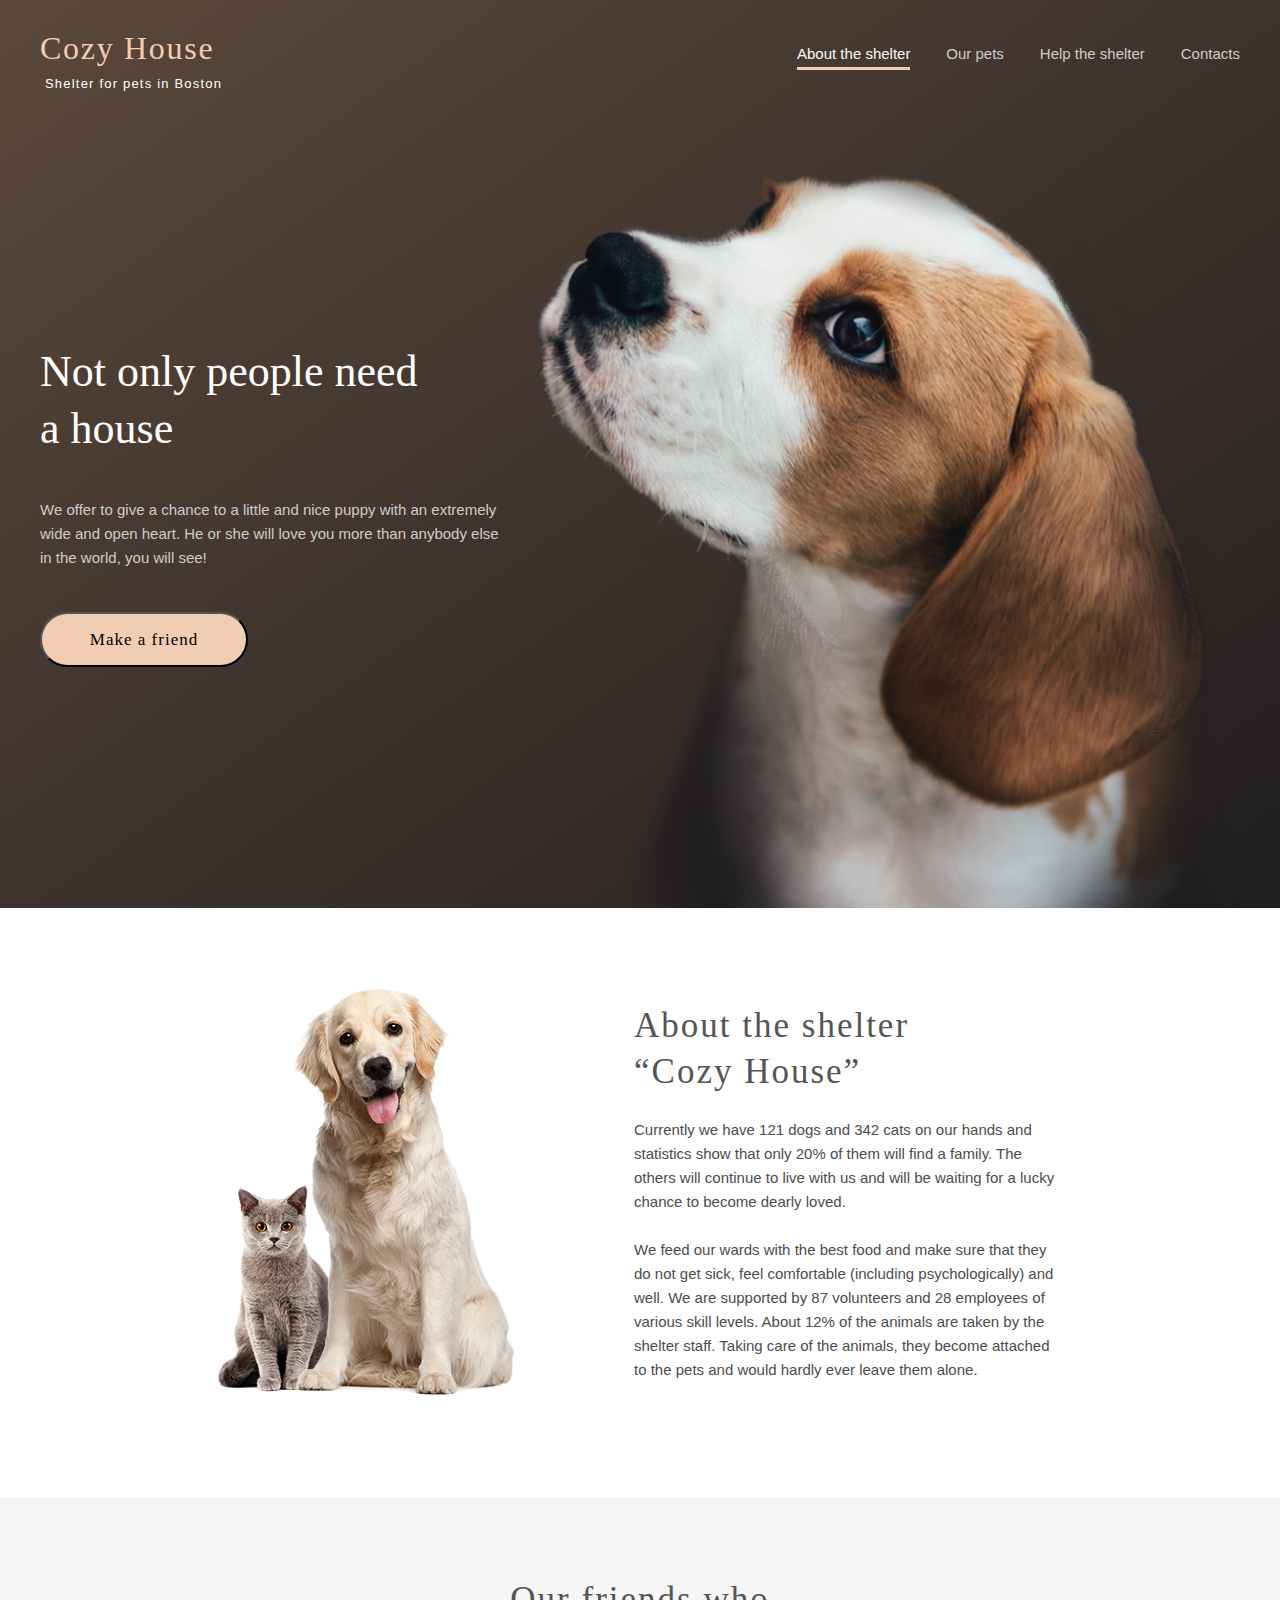
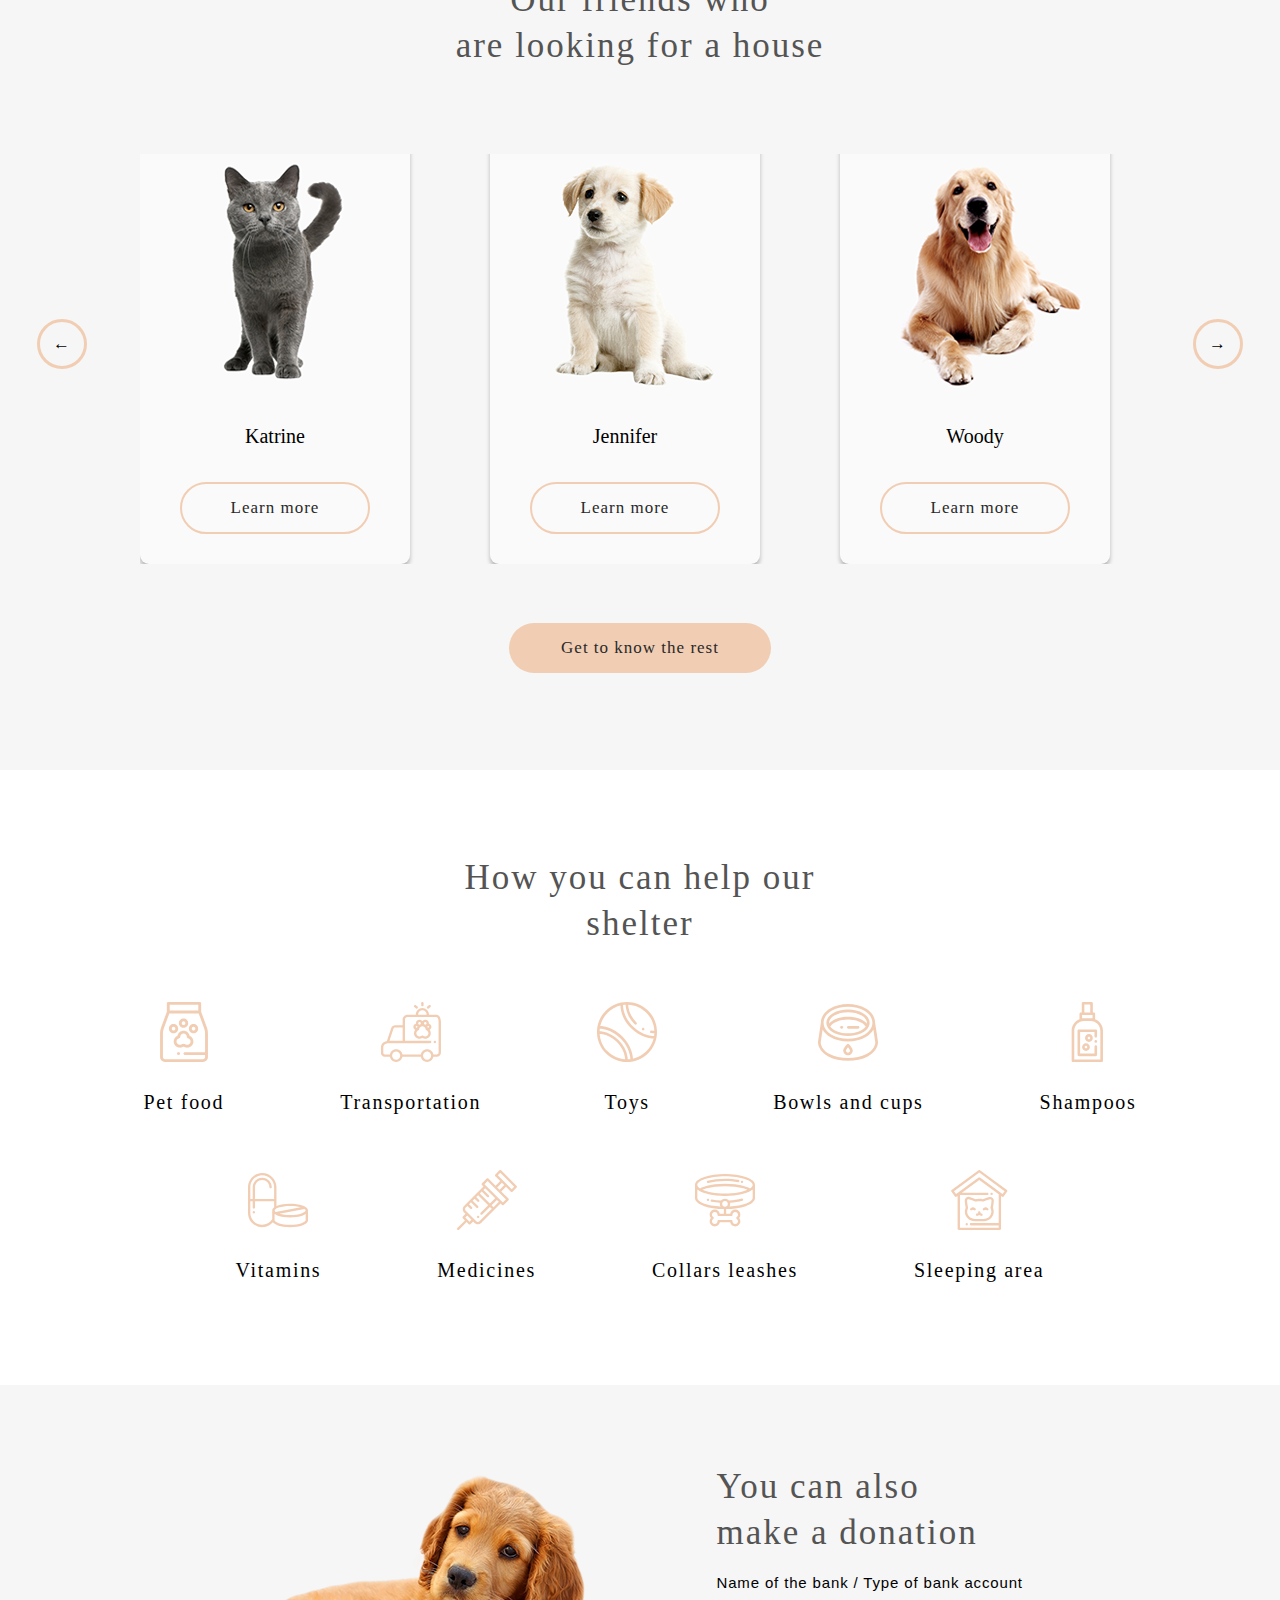
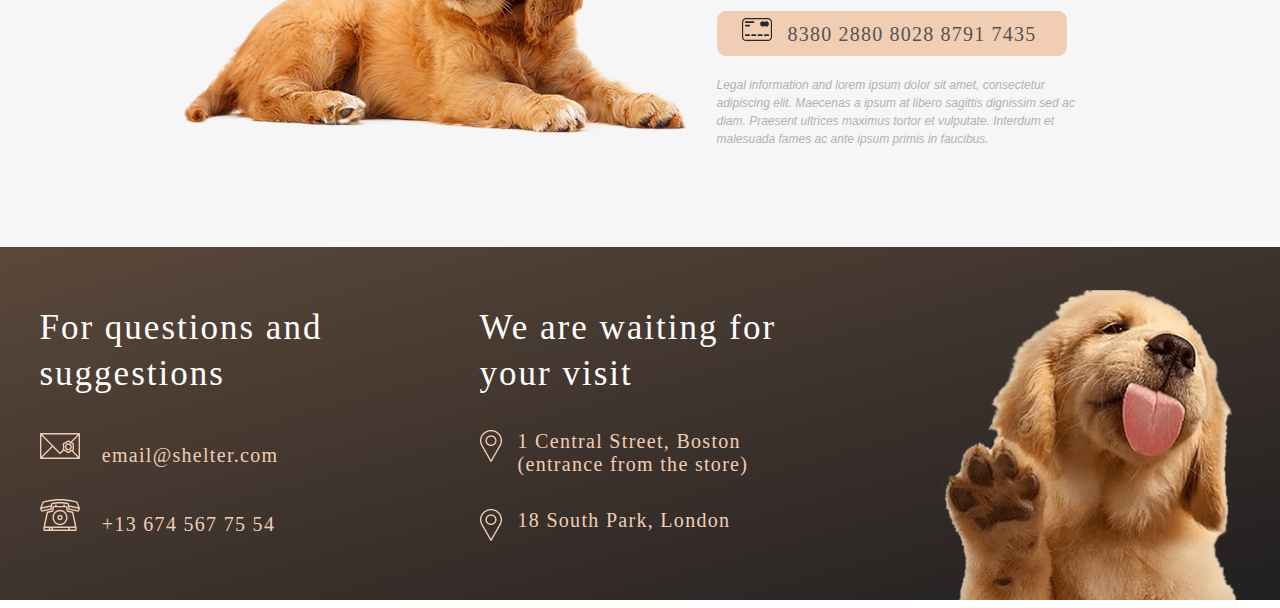
<file: shelter/pages/main/index.html>
<!DOCTYPE html>
<html lang="en">
<head>
    <meta charset="UTF-8">
    <meta http-equiv="X-UA-Compatible" content="IE=edge">
    <meta name="viewport" content="width=device-width, initial-scale=1.0">
    <link rel="icon" href="../../../shelter/assets/ico/1e795da749e8f05e8debaad245b4b41c.svg">
    <link href="style.css" rel="stylesheet" type="text/css">
    <title>Shelter</title>
</head>
<body>
    <div class="start-screen">
        <header class="header">
            <a href="#" class="logo">
                <h1>Cozy House</h1>
                <p class="header-logo">Shelter for pets in Boston</p>
            </a>
            <div class="nav-burger-container">
                <div class="nav-burger">
                <nav class="header-nav">
                    <ul class="navigation">
                        <li class="link"><a class="nav-link-about">About the shelter</a></li>
                        <li class="link"><a class="nav-link" href="../../../shelter/pages/pets/index.html">Our pets</a></li>
                        <li class="link"><a class="nav-link" href="#help">Help the shelter</a></li>
                        <li class="link"><a class="nav-link" href="#footer">Contacts</a></li>
                    </ul>
                </nav>
                </div>
                <div class="burger">
                    <input id="menu-toggle" type="checkbox">
                    <label class="menu-btn" for="menu-toggle">
                        <a href="#">
                            <span></span>
                        </a>
                    </label>
                </div>
            </div>
            <div class="wrapper"></div>
        </header>
        <section class="not-only">
            <div class="not-only-block">
                <h2 class="not-only-title">Not only people need a house</h2>
                <p class="not-only-text">We offer to give a chance to a little and nice puppy with an extremely wide and open heart. He or she will love you more than anybody else in the world, you will see!</p>
                <form action="#our-pets" target="_self">
                    <button class="not-only-button">Make a friend</button>
                </form>
            </div>
                <img class="not-only-img" src="../../../shelter/assets/png/start-screen-puppy.png" alt="start-screen-puppy">
        </section>
    </div>
    <main>
        <section class="about" id="about">
            <img class="about-img" src="../../../shelter/assets/png/about-pets.png" alt="about-pets">
            <div class="about-text">
                <h3 class="about-title">About the shelter <br>“Cozy House”</h3>
                <p class="about-paragraf">Currently we have 121 dogs and 342 cats on our hands and statistics show that only 20% of them will find a family. The others will continue to live with us and will be waiting for a lucky chance to become dearly loved.<br>
                <br>We feed our wards with the best food and make sure that they do not get sick, feel comfortable (including psychologically) and well. We are supported by 87 volunteers and 28 employees of various skill levels. About 12% of the animals are taken by the shelter staff. Taking care of the animals, they become attached to the pets and would hardly ever leave them alone.</p>
            </div>
        </section>
        <section class="our-friends" id="our-pets">
            <h3 class="our-pets-title">Our friends who<br>are looking for a house</h3>
            <div class="our-friends-slider">
                <button class="slider-btn prev">&#8592;</button>
                <div class="slider-container">
                    <div class="slider-pets">
                        <div class="our-friends-slider-element first">
                            <img src="../../../shelter/assets/png/pets-katrine.png" alt="pets-katrine">
                            <h4>Katrine</h4>
                            <button class="our-pets-card-btn">Learn more</button>
                        </div>
                        <div class="our-friends-slider-element second">
                            <img src="../../../shelter/assets/png/pets-jennifer.png" alt="pets-jennifer">
                            <h4>Jennifer</h4>
                            <button class="our-pets-card-btn">Learn more</button>
                        </div>
                        <div class="our-friends-slider-element third">
                            <img src="../../../shelter/assets/png/pets-woody.png" alt="pets-woody">
                            <h4>Woody</h4>
                            <button class="our-pets-card-btn">Learn more</button>
                        </div>
                        <div class="our-friends-slider-element fourth">
                            <img src="../../../shelter/assets/png/pets-sophia.png" alt="pets-sophia">
                            <h4>Sophia</h4>
                            <button class="our-pets-card-btn">Learn more</button>
                        </div>
                        <div class="our-friends-slider-element fifth">
                            <img src="../../../shelter/assets/png/pets-timmy.png" alt="pets-timmy">
                            <h4>Timmy</h4>
                            <button class="our-pets-card-btn">Learn more</button>
                        </div>
                        <div class="our-friends-slider-element sixth">
                            <img src="../../../shelter/assets/png/pets-charly.png" alt="pets-charly">
                            <h4>Charly</h4>
                            <button class="our-pets-card-btn">Learn more</button>
                        </div>
                        <div class="our-friends-slider-element seventh">
                            <img src="../../../shelter/assets/png/pets-scarlet.png" alt="pets-scarlett">
                            <h4>Scarlett</h4>
                            <button class="our-pets-card-btn">Learn more</button>
                        </div>
                        <div class="our-friends-slider-element eighth">
                            <img src="../../../shelter/assets/png/pets-freddie.png" alt="pets-freddie">
                            <h4>Freddie</h4>
                            <button class="our-pets-card-btn">Learn more</button>
                        </div>
                    </div>
                </div>
                <button class="slider-btn next">&#8594;</button>
            </div>
            <div>
                <form action="../../../shelter/pages/pets/index.html" target="_self">
                    <button class="our-friends-button">Get to know the rest</button>
                </form>
            </div>
        </section>
        <section class="help" id="help">
            <h3 class="help-title">How you can help our shelter</h3>
            <div class="help-container-items">
                <div class="help-item">
                    <img class="help-icon" src="../../../shelter/assets/svg/icon-pet-food.svg" alt="pet-food">
                    <p class="help-item-text">Pet food</p>
                </div>
                <div class="help-item">
                    <img class="help-icon" src="../../../shelter/assets/svg/icon-transportation.svg" alt="transportation">
                    <p class="help-item-text">Transportation</p>
                </div>
                <div class="help-item">
                    <img class="help-icon" src="../../../shelter/assets/svg/icon-toys.svg" alt="Toys">
                    <p class="help-item-text">Toys</p>
                </div>
                <div class="help-item">
                    <img class="help-icon" src="../../../shelter/assets/svg/icon-bowls-and-cups.svg" alt="bowls-and-cups">
                    <p class="help-item-text">Bowls and cups</p>
                </div>
                <div class="help-item">
                    <img class="help-icon" src="../../../shelter/assets/svg/icon-shampoos.svg" alt="shampoos">
                    <p class="help-item-text">Shampoos</p>
                </div>
                <div class="help-item">
                    <img class="help-icon" src="../../../shelter/assets/svg/icon-vitamins.svg" alt="vitamins">
                    <p class="help-item-text">Vitamins</p>
                </div>
                <div class="help-item">
                    <img class="help-icon" src="../../../shelter/assets/svg/icon-medicines.svg" alt="medicines">
                    <p class="help-item-text">Medicines</p>
                </div>
                <div class="help-item">
                    <img class="help-icon" src="../../../shelter/assets/svg/icon-collars-leashes.svg" alt="collars-leashes">
                    <p class="help-item-text">Collars leashes</p>
                </div>
                <div class="help-item">
                    <img class="help-icon" src="../../../shelter/assets/svg/icon-sleeping-area.svg" alt="sleeping-area">
                    <p class="help-item-text">Sleeping area</p>
                </div>
            </div>
        </section>
        <section class="in-addition" id="in-addition">
            <img class="in-addition-img" src="../../../shelter/assets/png/donation-dog.png" alt="donation-dog">
            <div class="in-addition-text">
                <h3 class="in-addition title">You can also<br>make a donation</h3>
                <p class="in-addition-paragraf">Name of the bank / Type of bank account</p>
                    <a href="#" class="credit-card"><img class="card-img" src="../../../shelter/assets/svg/credit-card.svg" alt="credit-card">8380 2880 8028 8791 7435</a>
                <p class="italic">Legal information and lorem ipsum dolor sit amet, consectetur adipiscing elit. Maecenas a ipsum at libero sagittis dignissim sed ac diam. Praesent ultrices maximus tortor et vulputate. Interdum et malesuada fames ac ante ipsum primis in faucibus.</p>
            </div>
        </section>
    </main>
    <footer id="footer">
        <div class="footer-cols contacts">
            <h3 class="footer-title">For questions and suggestions</h3>
            <div class="footer-adress">
                <p class="footer-contacts-mail"><a class="footer-link" href="mailto:email@shelter.com"><img class="footer-contacts-img" src="../../../shelter/assets/svg/icon-email.svg" alt="email">
                email@shelter.com</a></p>
            </div>
            <div class="footer-adress">
                <p class="footer-contacts-phone"><a class="footer-link" href="tel:+136745677554"><img class="footer-contacts-img" src="../../../shelter/assets/svg/icon-phone.svg" alt="phone">
                +13 674 567 75 54</a></p>
            </div>
        </div>
        <div class="footer-cols adresses">
            <h3 class="footer-title">We are waiting for your visit</h3>
            <div class="footer-adress second">
                <a class="adress-marker" target="_blank" href="https://www.google.com/maps/place/1+Central+St,+Boston,+MA+02109,+%D0%A1%D0%A8%D0%90/@42.3585519,-71.056915,17z/data=!3m1!4b1!4m5!3m4!1s0x89e370868bc2ce7b:0x82fa7db94f5fea9e!8m2!3d42.3585519!4d-71.0547263?hl=ru"><img class="footer-contacts-img" src="../../../shelter/assets/png/icon-marker.png" alt="icon-marker">
                <p class="footer-contacts">1 Central Street, Boston (entrance from the store)</p></a>
            </div>
            <div class="footer-adress second">
                <a class="adress-marker" target="_blank" href="https://www.google.com/maps/search/18+South+Park,+London/@51.5142245,-0.2111766,12z/data=!3m1!4b1?hl=ru"><img class="footer-contacts-img" src="../../../shelter/assets/png/icon-marker.png" alt="icon-marker">
                <p class="footer-contacts">18 South Park, London</p></a>
            </div>
        </div>
            <img class="footer-puppy-img" src="../../../shelter/assets/png/footer-puppy.png" alt="footer-puppy">
    </footer>
    <script src="index.js"></script>
</body>
</html>
</file>
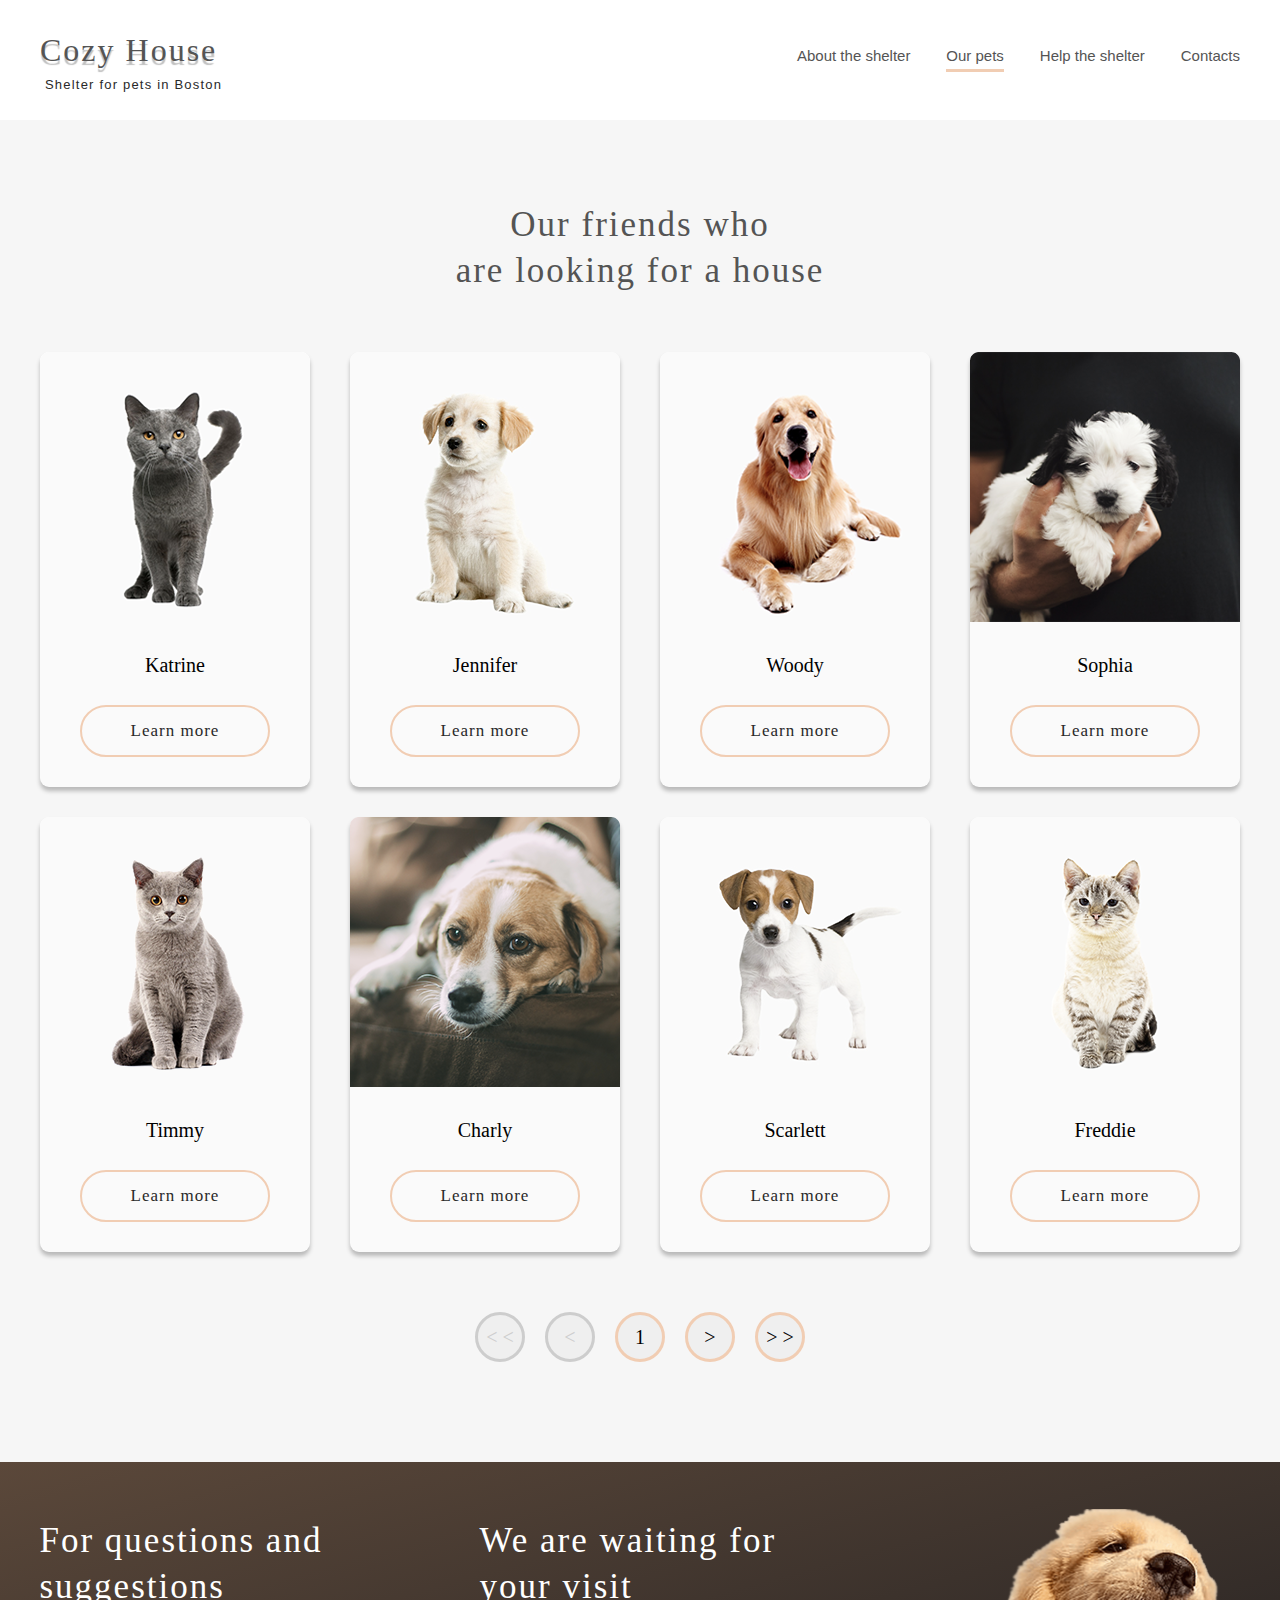
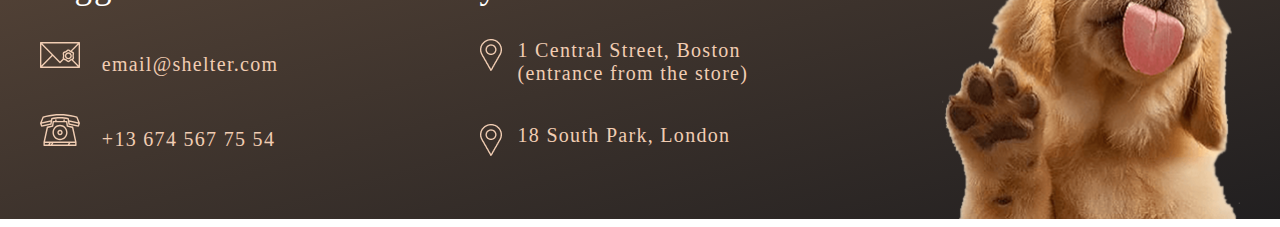
<file: shelter/pages/pets/index.html>
<!DOCTYPE html>
<html lang="en">
<head>
    <meta charset="UTF-8">
    <meta http-equiv="X-UA-Compatible" content="IE=edge">
    <meta name="viewport" content="width=device-width, initial-scale=1.0">
    <link rel="icon" href="../../../shelter/assets/ico/1e795da749e8f05e8debaad245b4b41c.svg">
    <link href="style.css" rel="stylesheet" type="text/css">
    <title>Shelter</title>
</head>
<body>
    <header class="header">
        <a href="#" class="logo">
            <h1>Cozy House</h1>
            <p class="header-logo">Shelter for pets in Boston</p>
        </a>
        <div class="nav-burger-container">
            <div class="nav-burger">
                <nav class="header-nav">
                    <ul class="navigation">
                        <li class="link"><a class="nav-link" href="../../../shelter/pages/main/index.html">About the shelter</a></li>
                        <li class="link"><a class="nav-link our-pets">Our pets</a></li>
                        <li class="link"><a class="nav-link" href="../../../shelter/pages/main/index.html#help">Help the shelter</a></li>
                        <li class="link"><a class="nav-link" href="#in-addition">Contacts</a></li>
                    </ul>
                </nav>
            </div>
            <div class="burger">
                <input id="menu-toggle" type="checkbox">
                <label class="menu-btn" for="menu-toggle">
                    <a href="#">
                        <span></span>
                    </a>
                </label>
            </div>
        </div>
        <div class="wrapper"></div>
    </header>
    <main>
        <section class="our-friends" id="our-pets">
            <h2 class="our-pets-title">Our friends who<br>are looking for a house</h2>
            <div class="our-friends-slider">
                <div class="slider-pets">
                    <div class="our-friends-slider-element first">
                        <img src="../../../shelter/assets/png/pets-katrine.png" alt="pets-katrine">
                        <h4>Katrine</h4>
                        <button class="our-pets-card-btn">Learn more</button>
                    </div>
                    <div class="our-friends-slider-element second">
                        <img src="../../../shelter/assets/png/pets-jennifer.png" alt="pets-jennifer">
                        <h4>Jennifer</h4>
                        <button class="our-pets-card-btn">Learn more</button>
                    </div>
                    <div class="our-friends-slider-element third">
                        <img src="../../../shelter/assets/png/pets-woody.png" alt="pets-woody">
                        <h4>Woody</h4>
                        <button class="our-pets-card-btn">Learn more</button>
                    </div>
                    <div class="our-friends-slider-element fourth">
                        <img src="../../../shelter/assets/png/pets-sophia.png" alt="pets-sophia">
                        <h4>Sophia</h4>
                        <button class="our-pets-card-btn">Learn more</button>
                    </div>
                    <div class="our-friends-slider-element fifth">
                        <img src="../../../shelter/assets/png/pets-timmy.png" alt="pets-timmy">
                        <h4>Timmy</h4>
                        <button class="our-pets-card-btn">Learn more</button>
                    </div>
                    <div class="our-friends-slider-element sixth">
                        <img src="../../../shelter/assets/png/pets-charly.png" alt="pets-charly">
                        <h4>Charly</h4>
                        <button class="our-pets-card-btn">Learn more</button>
                    </div>
                    <div class="our-friends-slider-element seventh">
                        <img src="../../../shelter/assets/png/pets-scarlet.png" alt="pets-scarlett">
                        <h4>Scarlett</h4>
                        <button class="our-pets-card-btn">Learn more</button>
                    </div>
                    <div class="our-friends-slider-element eighth">
                        <img src="../../../shelter/assets/png/pets-freddie.png" alt="pets-freddie">
                        <h4>Freddie</h4>
                        <button class="our-pets-card-btn">Learn more</button>
                    </div>
                </div>    
            </div> 
            <div class="slider-buttons">
                    <button class="slider-btn-not-active">&#60; &#60;</button>
                    <button class="slider-btn-not-active">&#60;</button>
                    <button class="slider-btn">1</button>
                    <button class="slider-btn">&#62;</button>
                    <button class="slider-btn">&#62; &#62;</button>
            </div>
        </section>
    </main>
    <footer class="footer" id="footer">
        <div class="footer-cols">
            <h2 class="footer-title">For questions and suggestions</h2>
            <div class="footer-adress">
                <p class="footer-contacts-mail"><a class="footer-link" href="mailto:email@shelter.com"><img class="footer-contacts-img" src="../../../shelter/assets/svg/icon-email.svg" alt="email">
                email@shelter.com</a></p>
            </div>
            <div class="footer-adress">
                <p class="footer-contacts-phone"><a class="footer-link" href="tel:+136745677554"><img class="footer-contacts-img" src="../../../shelter/assets/svg/icon-phone.svg" alt="phone">
                +13 674 567 75 54</a></p>
            </div>
        </div>
        <div class="footer-cols adresses">
            <h2 class="footer-title">We are waiting for your visit</h2>
            <div class="footer-adress second">
                <a class="adress-marker" target="_blank" href="https://www.google.com/maps/place/1+Central+St,+Boston,+MA+02109,+%D0%A1%D0%A8%D0%90/@42.3585519,-71.056915,17z/data=!3m1!4b1!4m5!3m4!1s0x89e370868bc2ce7b:0x82fa7db94f5fea9e!8m2!3d42.3585519!4d-71.0547263?hl=ru"><img class="footer-contacts-img" src="../../../shelter/assets/png/icon-marker.png" alt="icon-marker">
                <p class="footer-contacts">1 Central Street, Boston (entrance from the store)</p></a>
            </div>
            <div class="footer-adress second">
                <a class="adress-marker" target="_blank" href="https://www.google.com/maps/search/18+South+Park,+London/@51.5142245,-0.2111766,12z/data=!3m1!4b1?hl=ru"><img class="footer-contacts-img" src="../../../shelter/assets/png/icon-marker.png" alt="icon-marker">
                <p class="footer-contacts">18 South Park, London</p></a>
            </div>
        </div>
            <img class="footer-puppy-img" src="../../../shelter/assets/png/footer-puppy.png" alt="footer-puppy">
    </footer>
    <script src="index-pets.js"></script>
</body>
</html>
</file>
<file: shelter/pages/main/style.css>
html {
    scroll-behavior: smooth;
}

body{
    margin-left: auto;
    margin-right: auto;
    margin-top: 0;
}

h1,h2,h3,h4,h5{
    font-family: Georgia, 'Times New Roman', Times, serif;
    font-weight: 400;
}
h1{
    font-size: 32px;
    line-height: 35.2px;
    letter-spacing: 1.7px;
    margin-bottom: 0;
    color:#F1CDB3
}

h2{
    font-size: 44px;
    line-height: 57.2px;
    letter-spacing: 6%;
}
h3{
    font-size: 35px;
    line-height: 45.5px;
    letter-spacing: 2px;
    color: #545454;
}
p, li{
   font-family: Arial, Helvetica, sans-serif;
   font-weight: 400;
   font-size: 15px;
   line-height: 24px;
}

.start-screen{
    margin: 0;
    background: linear-gradient(to top left, #211F20, #5B483A);
}
/*.start-screen::before{
   background-image: url(../../../shelter/assets/png/noise_transparent.png); 
}*/

/*  Header  */
.header{
    max-width: 1200px;
    margin-left: auto;
    margin-right: auto;
    padding-top: 10px;
    padding-bottom: 22px;
    grid-template-rows: 65px;
    display: grid;
    grid-template-columns: 1fr 0.4fr;
    align-items: baseline;
    justify-content: space-between;
}
.logo{
    width: 200px;
    text-decoration: none;
    color: #F1CDB3;
}
.header-logo{
    font-size: 13px;
    line-height: 14.95px;
    letter-spacing: 1.2px;
    margin-top: 10px;
    margin-left: 5px;
    color: #ffffff;
}
.nav-burger.active{
    position: absolute;
    width: 320px;
    margin-top: -5%;
    display: flex;
    flex-direction: column-reverse;
    background-color: #292929;
    align-items: end;
    height: 100%;
    justify-content: start;
    right: 0;
    padding-top: 245px;
    transition: all, 0.5s;
    z-index: 999;

}
.nav-burger.hidden{
    width: 0px;
}

.navigation{
    min-width: 443px;
    color: #545454;
    list-style-type: none;
    display: flex;
    justify-content: space-between;
    padding-left: 0;
}
.navigation.active{
    min-width: 320px;
    padding-right: 9px;
    display: flex;
    flex-direction: column;
    gap: 62px;
    align-items: center;
    transition: all, 0.5s;
}

.nav-link{
    text-decoration: none;
    color: #CDCDCD;
}
.nav-link:hover{
    color: #fafafa;
    padding-bottom: 5px;
}
.nav-link-about{
    text-decoration: none;
    color: #FAFAFA;
    border-bottom: 3px #F1CDB3 solid;
    padding-bottom: 5px;
}
.link.active{
    width: 260px;
}
.nav-link.active{
    font-size: 32px; 
}
.nav-link-about.active{
    font-size: 32px;
    padding-left: 8px;
}

@media screen and (max-width: 1199px) {
    .header{
        padding-left: 4%;
        padding-right: 4%;
    }
}
/*   menu-burger    */

.menu-btn{
    cursor: pointer;
    margin-left: 47px;
    z-index: 1;
    opacity: 0;
}
.menu-btn.active{
       margin-left: 52px; 
}
#menu-toggle{
    display: block;
    opacity: 0;
}
.menu-btn span{
    margin-top: 3px;
    transition: all 0.5s;
}
.menu-btn span,
.menu-btn span::before,
.menu-btn span::after{
    position: absolute;
    width: 30px;
    height: 2px;
    background-color: #F1CDB3; 
}

.menu-btn span::after{
   content: '';
   top: 20px
}
.menu-btn span::before{
    content: '';
    top: 10px
 }
 span.active{
    rotate: 90deg;
    transition: all, 0.5s;
    margin-top: 14px;
    z-index: 999;
   
 }

 .wrapper.active{
    background-color: #292929;
    opacity: 60%;
    width: 100%;
    height: 100%;
    position: absolute;
    margin: -5%;
    padding: 0;
}

 @media screen and (max-width: 767px){
    .navigation{
        display: none;
        transition: all, 0.5s;
    }
    .menu-btn{
        opacity: 100%;
    }
 }
@media screen and (max-width: 680px){
    .header{
        padding-top: 3%;
        padding-left: 6%;
        padding-right: 5%;
    }
    .header-logo{
        letter-spacing: 1.3px;
    }
}
/*  Start screen  */
.not-only{
    max-width: 1200px;
    margin-left: auto;
    margin-right: auto;
    display: grid;
    grid-template-columns: 0.7fr 1fr;
    margin-top: 75px;
    justify-content: space-between;
}

.not-only-block{
    display: flex;
    flex-direction: column;
    margin-top: 134px;
    color: #ffffff;
}
.not-only-title{
    padding-right: 20%;
}
.not-only-text{
    color: #CDCDCD;
    padding-right: 30px;
    margin-top: 5px;
    margin-bottom: 42px;
}
.not-only-img{
    display: flex;

}
img{
  width: 100%;
}
button{
    font-family: Georgia, 'Times New Roman', Times, serif;
    font-weight: 400;
    font-size: 17px;
    line-height: 22.1px;
    width: 208px;
    height: 55px;
    border-radius: 30px;
    letter-spacing: 1px;
    background-color: #F1CDB3;
    cursor: pointer;
}
button:hover{
    color: #000;
    transition: all 0.3s;
}
@media screen and (max-width: 1000px) {
    .not-only{
        display: flex;
        flex-direction: column;
        align-items: center;
        margin-top: 2%;
        
    }
    .not-only-block{
        align-items: center;
        padding-right: 20%;
        margin-top: 0px;
    }
    .not-only-text{
        padding-left: 25%;
        padding-right: 0%;
    }
    .not-only-title{
        padding-left: 25%;
    }
    .not-only-img{
        padding-top: 13%;
        width: 74vw;
        padding-left: 18%;
    }
    .not-only-button{
        margin-left: 37%;
    }
}
@media screen and (max-width: 680px) {
    .not-only{
        margin-top: 10%;
    }
    .not-only-title{
        font-size: 25px;
        line-height: 32.5px;
        padding-left: 10%;
        letter-spacing: 1.5px;
        padding-right: 5%;
        text-align: center;
    }
    .not-only-block{
        padding-right: 4%;
    }
    .not-only-text{
        padding-right: 0%;
        padding-left: 5%;
        margin-top: 7%;
        text-align: center;
    }
    .not-only-button{
        margin-left: 3%;
    }
    .not-only-img{
        padding-top: 32%;
        width: 81vw;
        padding-left: 13%;
    }
}
/*   About    */

.about{
    max-width: 1200px;
    margin-left: auto;
    margin-right: auto;
    display: grid;
    grid-template-columns: 49% 51%;
    margin-top: 80px;
    margin-bottom: 100px;
    gap: 0.5%;
}

.about-img{
    padding-left: 30%;
    width: auto;
}
.about-text{
    padding-right: 30%;
}
.about-title{
    margin-bottom: 24px;
    margin-top: 15px;
}
.about-paragraf{
    color:#4C4C4C;
}
@media screen and (max-width: 1000px) {
    .about{
        display: flex;
        flex-direction: column-reverse;
        align-items: center;
        margin-top: 8%;
    }
    .about-text{
        padding-right: 22%;
        padding-left: 22%;
    }
    .about-img{
        width: 39vw;
        padding-left: 0px;
        margin-top: 9%;
    }
}
@media screen and (max-width: 680px) {
    .about{
        margin-top: 9%;
        margin-bottom: 14%;
    }
    h3{
        font-size: 25px;
        line-height: 32.5px;
        letter-spacing: 1.3px;
        text-align: center;
    }
    .about-text{
        padding-right: 8%;
        padding-left: 8%;
    }
    .about-paragraf{
        text-align: justify;
    }
    .about-img{
        width: 80vw;
        margin-top: 8%;
    }
}
/*   Our pets   */

.our-friends{
    margin-left: auto;
    margin-right: auto;
    display: grid;
    padding-top: 45px;
    background-color: #F6F6F6;
    grid-template-rows: 152px 529px 147px;
    text-align: center;
    justify-content: center;
}

.our-friends-slider{
    display: flex;
    justify-content: space-between;
    align-items: center;
    gap: 53px;
}
.slider-btn.prev,.slider-btn.next{
    width: 50px;
    height: 50px;
    margin-bottom: 30px;
    border: #F1CDB3;
    border-style: solid;
    background-color: #F6F6F6;
}
.slider-btn.prev:hover,
.slider-btn.next:hover{
background-color: #F1CDB3;
cursor: pointer;
}
.slider-container{
    overflow: hidden;
}
.slider-pets{
    max-width: 1000px;
    left: 0;
    display: flex;
    justify-content: space-between;
    gap: 80px;
    position: relative;
    transition: all ease 2s;
    
}
.our-friends-slider-element{
    min-width: 270px;
    display: grid;
    grid-template-rows: 275px 83px 82px;
    margin-top: -30px;
    justify-items: center;
    background-color: #FAFAFA;
    box-shadow: 0px 4px 4px rgba(0, 0, 0, 0.25);
    border-radius: 9px;

}
@media screen and (max-width: 1000px) {
    .our-friends-slider-element.last{
        display: none;
    }
    .our-friends-slider{
        padding-left: 2.5%;
        padding-right: 2.5%;
        gap: 10px;
    }
    .slider-pets{
        margin-top: 0;
        gap: 45px;
    }
    .our-friends-slider-img{
        width: 35vw;
        padding-top: 3px;
    } 
    .slider-btn.prev,.slider-btn.next{
       width: 70px;
    }
}
@media screen and (max-width: 680px) {
    .our-friends{
        padding-top: 5%;
        grid-template-rows: 152px 530px 95px;
    }
    .our-friends-slider{
        display: grid;
        grid-template-columns: 25% 35%;
        grid-template-areas:
        "c c"
        "b a";
        padding-left: 9%;
        padding-right: 9%;
        grid-template-rows: 421px 90px;
    }
    .our-friends-slider-element.second{
        display: none;
    }
    .slider-btn.next{
        grid-area: a;
    }
    .slider-btn.prev{
        margin-left: 66%;
        grid-area: b;
    }
    .our-friends-slider-element{
        grid-area: c;
        grid-column-start: 1;
        grid-column-end: 3;
    }
    .our-friends-slider-img{
        width: 85vw;
    }
    .slider-btn.prev,.slider-btn.next{
        width: 50px;
     }
}


.our-friends-slider-element:hover{
    box-shadow: 0px 2px 35px 14px rgba(13, 13, 13, 0.04);
    transition: all 0.5s;
    cursor: pointer;
}


.our-friends-slider-element:hover .our-pets-card-btn{
    background-color: #FDDCC4;
    cursor: pointer;
    transition: all 0.5s;
}
.our-pets-card-btn{
    width: 190px;
    border-color: #F1CDB3;
    color: #292929;
    border-style: solid;
    background-color: #FAFAFA;
    height: 52px;
}
h4{
    font-family: Georgia, 'Times New Roman', Times, serif;
    font-size: 20px;
    font-weight: 100;
}
.our-friends-button{
    width: 262px;
    height: 50px;
    background-color: #F1CDB3;
    color: #292929;
    border-style: none;
    cursor: pointer;
}
.our-friends-button:hover{
    background-color: #FDDCC4;
    transition: all 0.3s;
}
/*   Help   */

.help{
    max-width: 1200px;
    margin-left: auto;
    margin-right: auto;
    display: grid;
    grid-template-rows: 92px 395px;
    margin-top: 80px;
    text-align: center;
    padding-bottom: 15px;
}

.help-title{
    padding-left: 35%;
    padding-right: 35%;
    margin-top: 5px;
    color: #545454;
}
.help-container-items{
    display: flex;
    justify-content: center;
    flex-wrap: wrap;
    margin-top: 60px;
}
.help-icon{
    width: auto;
}
.help-item{
    padding-left: 58px;
    padding-right: 58px;
}
.help-item-text{
    font-family: Georgia, 'Times New Roman', Times, serif;
    font-weight: 400;
    font-size: 20px;
    line-height: 23px;
    letter-spacing: 1.7px;
    margin-top: 25px;
}
@media screen and (max-width: 1000px) {
    .help{
        grid-template-rows: 92px auto;
        padding-bottom: 7px;
    }
    .help-container-items{
        display: grid;
        grid-template-columns: 1fr 1fr 1fr;
        grid-template-rows: 1fr 1fr 1fr;
        margin-left: 6vw;
        margin-right: 6vw;
    }
    .help-item{
        padding-bottom: 5vw;
        padding-left: 0;
        padding-right: 0;
    }
    .help-title{
        margin-top: 5px;
        padding-left: 26%;
        padding-right: 26%;
    }

}
@media screen and (max-width: 680px) {
    .help{
        margin-top: 11%;
    }
    .help-title{
        margin-top: 5px;
        padding-left: 10%;
        padding-right: 10%;
    }
    .help-container-items{
        grid-template-columns: 60% 56%;
        margin-top: 6%;
    }
    .help-icon{
        width: 16vw;
    }
    .help-item-text{
        font-size: 15px;
        line-height: 16.5px;
        margin-top: 14px;
    }
}

/*    In addition   */

.in-addition{
    margin-left: auto;
    margin-right: auto;
    display: grid;
    justify-content: center;
    grid-template-columns: 483px 380px;
    background-color: #F6F6F6;
    margin-top: 33px;
    padding-top: 23px;
    grid-gap: 50px;
    padding-bottom: 87px;
}

.in-addition-img{
    padding-top: 66px;
    width: auto;
}
.in-addition-text{
    display: grid;
    grid-gap: 20px;
    grid-template-rows: 128px 35px 45px;
}
.in-addition-paragraf{
    letter-spacing: 0.85px;
}
.credit-card{
    background-color: #F1CDB3;
    text-decoration: none;
    font-family: Georgia, 'Times New Roman', Times, serif;
    font-size: 20px;
    letter-spacing: 1.2px;
    color: #545454;
    text-align: center;
    width: 350px;
    border-radius: 9px;
}
.credit-card:hover{
    cursor: pointer;
    color: #292929;
}
.card-img{
    width: auto;
    margin-left: -5px;
    margin-right: 16px;
    padding-top: 7px;

}

.italic{
    margin-top: 0px;
    max-width: 363px;
    font-style: italic;
    font-size: 12px;
    line-height: 18px;
    color:#B2B2B2
}
@media screen and (max-width 1199px) {
    .in-addition{
        grid-template-columns: 31.8% 27%;
        grid-gap: 6%;
    }
}
@media screen and (max-width: 1000px) {
    .in-addition{
        display: flex;
        flex-direction: column-reverse;  
        align-items: center;
        padding-left: 19.5vw;
        padding-right: 22vw;
        padding-top: 8%;
    }
    .in-addition-text{
        padding-left: 10%;
        padding-right: 10%;
        grid-template-rows: 90px 34px 44px;
    }
    .in-addition-img{
        padding-top: 0;
        padding-bottom: 1.5vw;
        padding-left: 2.5vw;
    }
    .in-addition.title{
        padding-left: 0%;
        padding-right: 19%;
    }
}
@media screen and (max-width: 680px) {
    .in-addition{
        margin-top: 2%;
        padding-left: 5%;
        padding-right: 5%;
        padding-top: 11.5%;
        padding-bottom: 12%;
    }
    .in-addition-text{
        grid-template-rows: 67px 55px 57px auto;
        grid-gap: 2%;
    }
    .in-addition.title{
        padding-left: 0;
        padding-right: 0;
    }
    .in-addition-paragraf{
        font-size: 15px;
        line-height: 160%;
        letter-spacing: 0;
        padding-left: 1%;
    }
    .credit-card{
        width: 280px;
        font-size: 15px;
        line-height: 115%;
        height: 40px;
        letter-spacing: 0.8px;
    }
    .card-img{
        margin-left: -3px;
        padding-top: 5px;
    }
    .italic{
        text-align: justify;
    }
    .in-addition-img{
        padding-top: 0;
        padding-left: 0;
        padding-bottom: 0;
        width: 90%;
    }
}
/*    Footer   */

footer{
    margin-left: auto;
    margin-right: auto;
    display: grid;
    justify-content: center;
    grid-template-columns: 280px 301px 310px;
    grid-gap: 160px;
    padding-left: 10px;
    padding-top: 23px;
    background: linear-gradient(to top left, #211F20, #5B483A); 
}
@media screen and (max-width: 1199px){
    footer{
    grid-template-columns: 22vw 22vw 34vw;
    grid-gap: 9vw;
    padding-left: 13vw;  
    }
}

.footer-title{
    color: #ffffff;
}
.footer-adress{
    display: grid;
    grid-template-columns: 40px 260px;
    color:#F1CDB3
}

.footer-cols{
    display: grid;
    grid-template-rows: 160px 79px;
}
.footer-contacts{
    font-family: Georgia, 'Times New Roman', Times, serif;
    font-size: 20px;
    line-height: 115%;
    margin-top: 0px;
    letter-spacing: 1.3px;
}
.footer-contacts-mail{
    font-family: Georgia, 'Times New Roman', Times, serif;
    font-size: 20px;
    line-height: 115%;
    padding-left: 20px;
    margin-top: 5px;
    letter-spacing: 1.3px;
    margin-left: -40px;
    width: 300px;
    margin-top: 0px;
}
.footer-contacts-phone{
    font-family: Georgia, 'Times New Roman', Times, serif;
    font-size: 20px;
    line-height: 115%;
    padding-left: 20px;
    letter-spacing: 1.3px;
    margin-left: -40px;
    width: 300px;
    margin-top: -10px;
}
.adress-marker{
    display: flex;
    align-items: flex-start;
    font-family: Georgia, 'Times New Roman', Times, serif;
    font-size: 20px;
    line-height: 115%;
    letter-spacing: 1.3px;
    width: 300px;
    text-decoration: none;
    color: #F1CDB3;
}

.footer-puppy-img{
    padding-top: 20px;
    width: auto;
}
.footer-link{
    font-family: Georgia, 'Times New Roman', Times, serif;
    font-size: 20px;
    line-height: 115%;
    padding-left: 20px;
    margin-top: 5px;
    letter-spacing: 1.3px;
    color:#F1CDB3;
    text-decoration: none;
}
.footer-contacts-img{
    width: auto;
    padding-right: 16px;
}
@media screen and (max-width: 1000px){
    footer{
        justify-items: center;
        grid-template-areas:
        "a b"
        "c c";
        padding-left: 10vw;
        padding-right: 10vw;
        padding-top: 0;
        grid-template-columns: 1fr;
        column-gap: 5vw;
     }
    .footer-cols.contacts{
        grid-area: a;
    }
    .footer-cols.adresses{
        grid-area: b;
    }
    .footer-puppy-img{
        grid-area: c;
        margin-top: -5vw;
    }
    .footer-cols{
        grid-template-rows: 158px 85px;
        margin-top: -1vw;
    }
   
}
@media screen and (max-width: 680px){
    footer{
        display: flex;
        flex-direction: column;
        padding-top: 4%;
        gap: 0px
    }
    .footer-cols{
        display: flex;
        flex-direction: column;
    }
    .footer-title{
        text-align: center;
    }
    .footer-cols.adresses{
        margin-top: -2.5vw;
    }
    .footer-contacts-img{
        padding-top: 18px;
    }
    .footer-contacts-phone{
        padding-left: 9vw;
    }
    .footer-adress.second{
        margin-left: -21px;
        margin-top: 7px;
    }
    .footer-contacts{
        margin-top: 3.5vw;
    }
    .footer-puppy-img{
        margin-top: 10px;
    }
}
</file>
<file: shelter/pages/pets/style.css>
html {
    scroll-behavior: smooth;
}

body{
    margin-left: auto;
    margin-right: auto;
    margin-top: 0;
}

h1{
    font-family: Georgia, 'Times New Roman', Times, serif;
    font-weight: 400;
    font-size: 32px;
    line-height: 35.2px;
    margin-bottom: 0;
    color:#545454;
    border: black 1px;
    text-shadow: 0px 4px 1px hsl(0deg 0% 0% / 25%);
    margin-top: 13px;
    letter-spacing: 2px;
}


h2{
    font-family: Georgia, 'Times New Roman', Times, serif;
    font-weight: 400;
    font-size: 35px;
    line-height: 45.5px;
    letter-spacing: 2px;
    color: #545454;
}
p, li{
   font-family: Arial, Helvetica, sans-serif;
   font-size: 15px;
   line-height: 24px;
   color: #292929 
}
button:hover{
    cursor: pointer;
    background-color: #FDDCC4;
}

/*  Header  */
.header{
    max-width: 1200px;
    margin-left: auto;
    margin-right: auto;
    padding-top: 20px;
    padding-bottom: 16px;
    grid-template-rows: 84px;
    display: grid;
    grid-template-columns: 1fr 0.4fr;
    align-items: baseline;
    justify-content: space-between;
}
@media screen and (max-width: 1199px){
    .header{
        padding-left: 4%;
        padding-right: 4%;
    }
}
.logo{
    text-decoration: none;
}
.header-logo{
    font-size: 13px;
    line-height: 14.95px;
    letter-spacing: 1.2px;
    margin-top: 10px;
    margin-left: 5px;
}
.nav-burger.active{
    position: absolute;
    width: 320px;
    margin-top: -7px;
    display: flex;
    flex-direction: column-reverse;
    background-color: #F6F6F6;
    align-items: end;
    height: 100%;
    justify-content: start;
    right: 0;
    gap: 175px;
    padding-top: 223px;
    transition: all, 0.5s;
    z-index: 999;

}
.nav-burger.hidden{
    width: 0px;
}
@media screen and (max-width: 380px) {
    .nav-burger.active{
    right: 0;
    }
}
.navigation{
    min-width: 443px;
    color: #FAFAFA;
    list-style-type: none;
    display: flex;
    justify-content: space-between;
    padding-right: 0px;
    padding-left: 0;
}
.navigation.active{
    min-width: 320px;
    padding-right: 9px;
    display: flex;
    flex-direction: column;
    gap: 62px;
    align-items: center;
    transition: all, 0.5s;
}
.nav-link{
    text-decoration: none;
    color: #545454;
}
.nav-link:hover{
    border-bottom: 3px #F1CDB3 solid;
    padding-bottom: 5px;
}
.nav-link.our-pets{
    text-decoration: none;
    border-bottom: 3px #F1CDB3 solid;
    padding-bottom: 5px;
}
.link.active{
    width: 260px;
}
.nav-link.active{
    font-size: 32px; 
}
.nav-link-about.active{
    font-size: 32px;
    padding-left: 8px;
}
/*   menu-burger    */

.menu-btn{
    cursor: pointer;
    margin-left: 47px;
    z-index: 1;
    opacity: 0;
}
.menu-btn.active{
    margin-left: 50px; 
 }

#menu-toggle{
    display: block;
    opacity: 0;
}
.menu-btn span{
    margin-top: 3px;
    transition: all 0.5s;
}
.menu-btn span,
.menu-btn span::before,
.menu-btn span::after{
    position: absolute;
    width: 30px;
    height: 2px;
    background-color: #000000; 
}

.menu-btn span::after{
   content: '';
   top: 20px
}
.menu-btn span::before{
    content: '';
    top: 10px
 }
 menu-btn:checked span{
    rotate: 45deg;
    top: 45px
 }
 span.active{
    rotate: 90deg;
    transition: all, 0.5s;
    margin-top: 14px;
    z-index: 999;
 }
 .wrapper.active{
    background-color: #292929;
    opacity: 60%;
    width: 100%;
    height: 100%;
    position: absolute;
    margin: -5%;
    padding: 0;
}
 @media screen and (max-width: 767px){
    .navigation{
        display: none;
        transition: all, 0.5s;
    }
    .menu-btn{
        opacity: 100%;
    }
 }
@media screen and (max-width: 680px){
    .header{
        padding-top: 6%;
        padding-left: 6%;
        padding-right: 5%;
    }
    .header-logo{
        letter-spacing: 1.3px;
    }
}

/*   Our pets   */

.our-friends{
    display: grid;
    margin-left: auto;
    margin-right: auto;
    padding-top: 53px;
    background-color: #F6F6F6;
    text-align: center;
    justify-content: center;
}
.our-pets-title{
    padding-right: 0px;
    padding-bottom: 30px;
}
.our-friends-slider{
    display: flex;
    justify-content: space-between;
    align-items: center;
    flex-wrap: wrap;
}
.slider-btn, .slider-btn-not-active{
    width: 50px;
    height: 50px;
    margin-bottom: 30px;
    border: #F1CDB3;
    border-style: solid;
    border-radius: 25px;
    font-family: Georgia, 'Times New Roman', Times, serif;
    font-size: 20px;
}
.slider-btn-not-active{
    border: #CDCDCD;
    border-style: solid;
    color: #CDCDCD;
}
.slider-btn-not-active:hover{
    background-color: #FAFAFA;
    transition: all 0.5s;
}
.slider-pets{
    display: flex;
    justify-content: center;
    max-width: 1200px;
    flex-wrap: wrap;
    column-gap: 40px;
}
.our-friends-slider-element{
    display: grid;
    grid-template-rows: 275px 78px 82px;
    justify-items: center;
    background-color: #FAFAFA;
    margin-bottom: 30px;
    box-shadow: 0px 4px 4px rgba(0, 0, 0, 0.25);
    border-radius: 9px;
}
.our-friends-slider-element:hover{
    box-shadow: 0px 2px 35px 14px rgba(13, 13, 13, 0.04);
    transition: all 0.5s;
    cursor: pointer;
}
.our-pets-card-btn{
    width: 190px;
    border-color: #F1CDB3;
    color: #292929;
    border-style: solid;
    background-color: #FAFAFA;
    height: 52px;
    border-radius: 30px;
    font-family: Georgia, 'Times New Roman', Times, serif;
    font-weight: 400;
    font-size: 17px;
    line-height: 22.1px;
    letter-spacing: 1px;
}
.our-friends-slider-element:hover .our-pets-card-btn{
    background-color: #FDDCC4;
    cursor: pointer;
    transition: all 0.5s;
}
h4{
    font-family: Georgia, 'Times New Roman', Times, serif;
    font-size: 20px;
    font-weight: 100;
}

.slider-buttons{
    display: grid;
    grid-template-columns: repeat(5, 70px);
    justify-content: center;
    padding-top: 30px;
    padding-left: 20px;
    padding-bottom: 70px;
}
@media screen and (max-width: 810px){
.our-friends-slider-element.seventh, .our-friends-slider-element.eighth{
    display: none;
}
.our-pets-title{
    padding-bottom: 0px;
}
.our-friends-slider-element{
    grid-template-rows: 273px 79px 82px;
}

.slider-buttons {
    padding-top: 12px;
    padding-bottom: 46px;
}
}
@media screen and (max-width: 680px){
    .our-friends{
        padding-top: 7vw;
    }
    h2{
        font-size: 25px;
        line-height: 130%;
        letter-spacing: 1.5px;
    }
    .our-friends-slider{
        padding-top: 6.5vw;
    }
    .our-friends-slider-element.fourth, .our-friends-slider-element.fifth, .our-friends-slider-element.sixth{
        display: none;
    }
    .slider-buttons {
        padding-top: 4.5vw;
        padding-bottom: 4vw;
        grid-template-columns: repeat(5, 62px);
        padding-left: 4vw;
    }
}
/*    Footer   */

footer{
    margin-left: auto;
    margin-right: auto;
    display: grid;
    justify-content: center;
    grid-template-columns: 280px 301px 310px;
    grid-gap: 160px;
    padding-top: 27px;
    background: linear-gradient(to top left, #211F20, #5B483A); 
    padding-left: 10px;
}

@media screen and (max-width: 1199px){
    footer{
    grid-template-columns: 22vw 22vw 34vw;
    grid-gap: 9vw;
    padding-left: 13vw;  
    }
}
.footer-title{
    color: #ffffff;
}
.footer-adress{
    display: grid;
    grid-template-columns: 40px 260px;
    color:#F1CDB3
}

.footer-cols{
    display: grid;
    grid-template-rows: 150px 85px;
}
.footer-contacts{
    font-family: Georgia, 'Times New Roman', Times, serif;
    font-size: 20px;
    line-height: 115%;
    margin-top: 0px;
    letter-spacing: 1.3px;
    color: #F1CDB3;
}
.footer-contacts-mail{
    font-family: Georgia, 'Times New Roman', Times, serif;
    font-size: 20px;
    line-height: 115%;
    padding-left: 20px;
    margin-top: 5px;
    letter-spacing: 1.3px;
    margin-left: -40px;
    width: 300px;
    margin-top: 0px;
}
.footer-contacts-phone{
    font-family: Georgia, 'Times New Roman', Times, serif;
    font-size: 20px;
    line-height: 115%;
    padding-left: 20px;
    letter-spacing: 1.3px;
    margin-left: -40px;
    width: 300px;
    margin-top: -10px;
}
.adress-marker{
    display: flex;
    align-items: flex-start;
    font-family: Georgia, 'Times New Roman', Times, serif;
    font-size: 20px;
    line-height: 115%;
    letter-spacing: 1.3px;
    width: 300px;
    text-decoration: none;
    color: #F1CDB3;
}

.footer-puppy-img{
    padding-top: 20px;
    width: auto;
}
.footer-link{
    font-family: Georgia, 'Times New Roman', Times, serif;
    font-size: 20px;
    line-height: 115%;
    padding-left: 20px;
    margin-top: 5px;
    letter-spacing: 1.3px;
    color:#F1CDB3;
    text-decoration: none;
}
.footer-contacts-img{
    width: auto;
    padding-right: 16px;
}
@media screen and (max-width: 1000px){
    footer{
        justify-items: center;
        grid-template-areas:
        "a b"
        "c c";
        padding-left: 10vw;
        padding-right: 10vw;
        padding-top: 7px;
        grid-template-columns: 1fr;
        column-gap: 5vw;
     }
    .footer-cols.contacts{
        grid-area: a;
    }
    .footer-cols.adresses{
        grid-area: b;
    }
    .footer-puppy-img{
        grid-area: c;
        margin-top: -5vw;
    }
    .footer-cols{
        grid-template-rows: 154px 85px;
        margin-top: -1vw;
    }
}
@media screen and (max-width: 680px){
    footer{
        display: flex;
        flex-direction: column;
        padding-top: 4vw;
        gap: 4px
    }
    .footer-cols{
        display: flex;
        flex-direction: column;
    }
    .footer-title{
        text-align: center;
    }
    
    .footer-contacts-img{
        padding-top: 18px;
    }
    .footer-contacts-phone{
        padding-left: 9vw;
    }
    .footer-adress.second{
        margin-left: -21px;
        margin-top: 7px;
    }
    .footer-contacts{
        margin-top: 3.5vw;
    }
    .footer-puppy-img{
        margin-top: 10px;
    }
}
</file>
